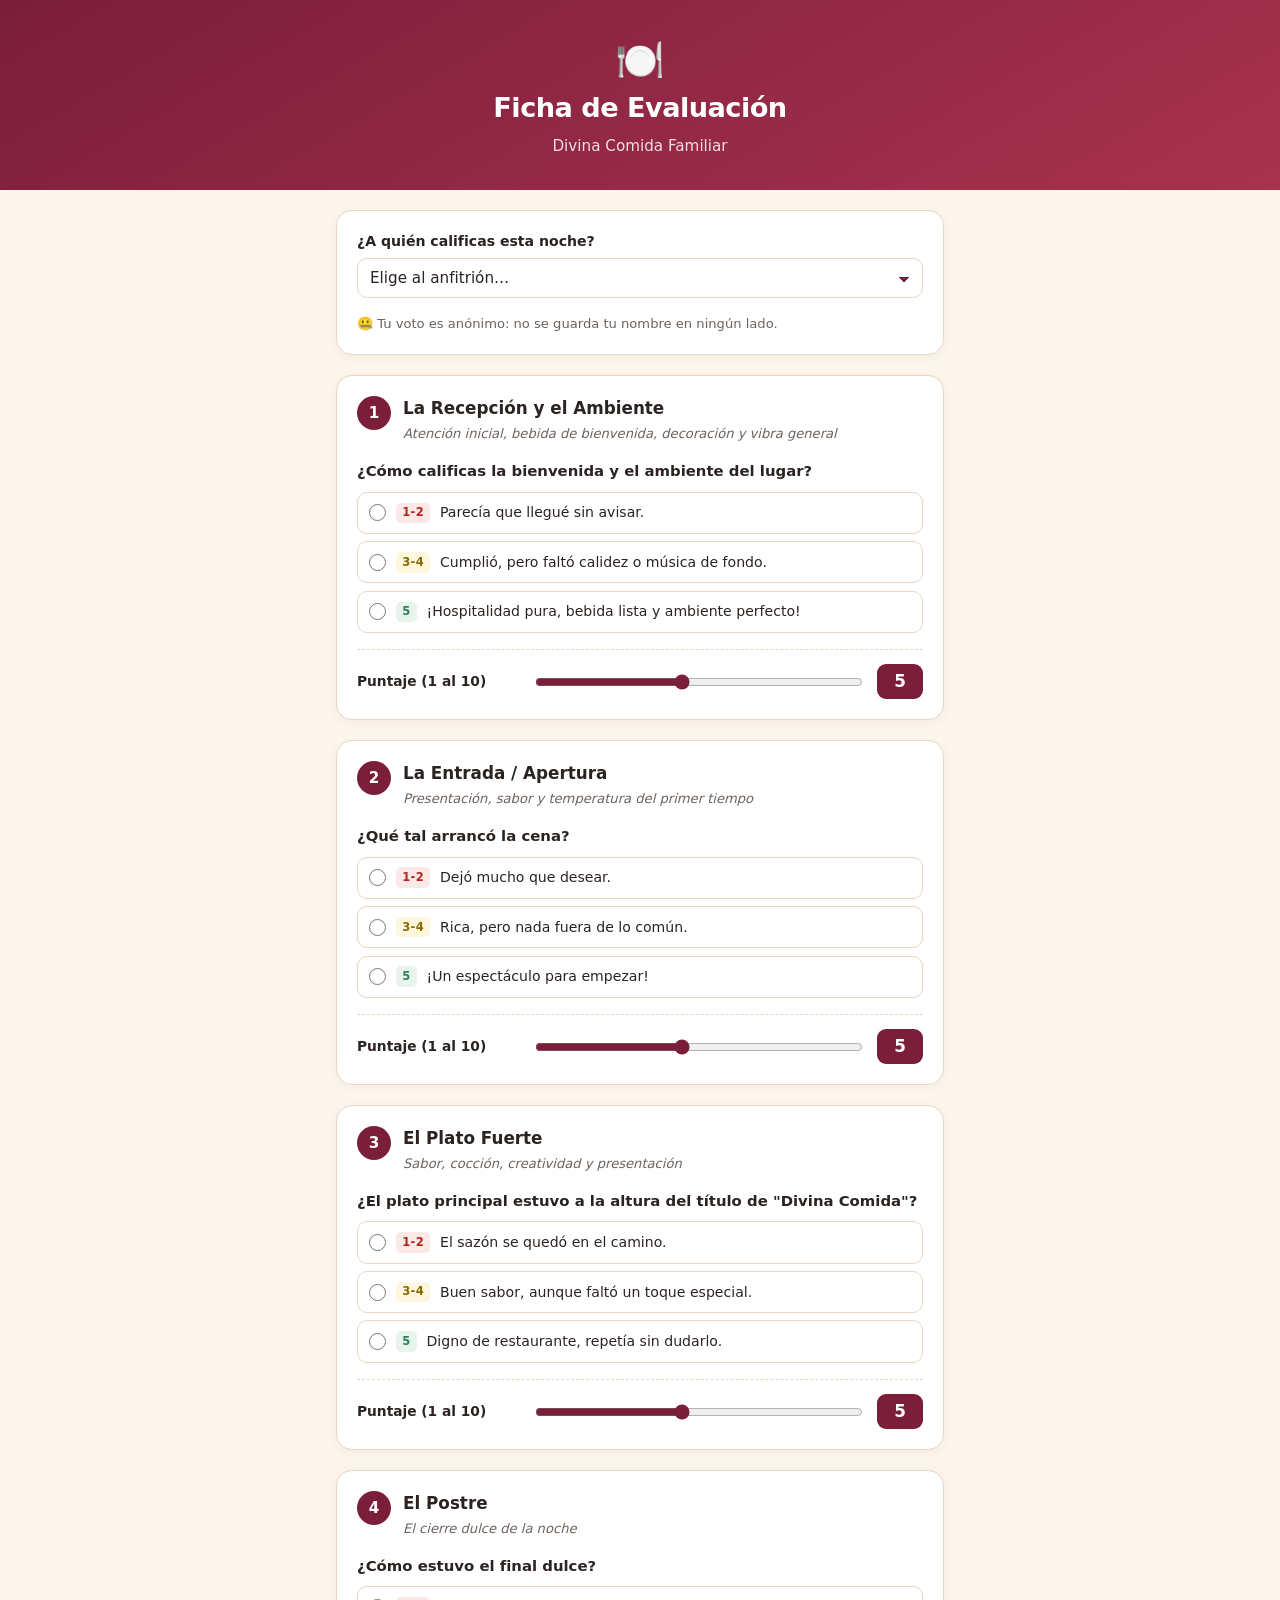
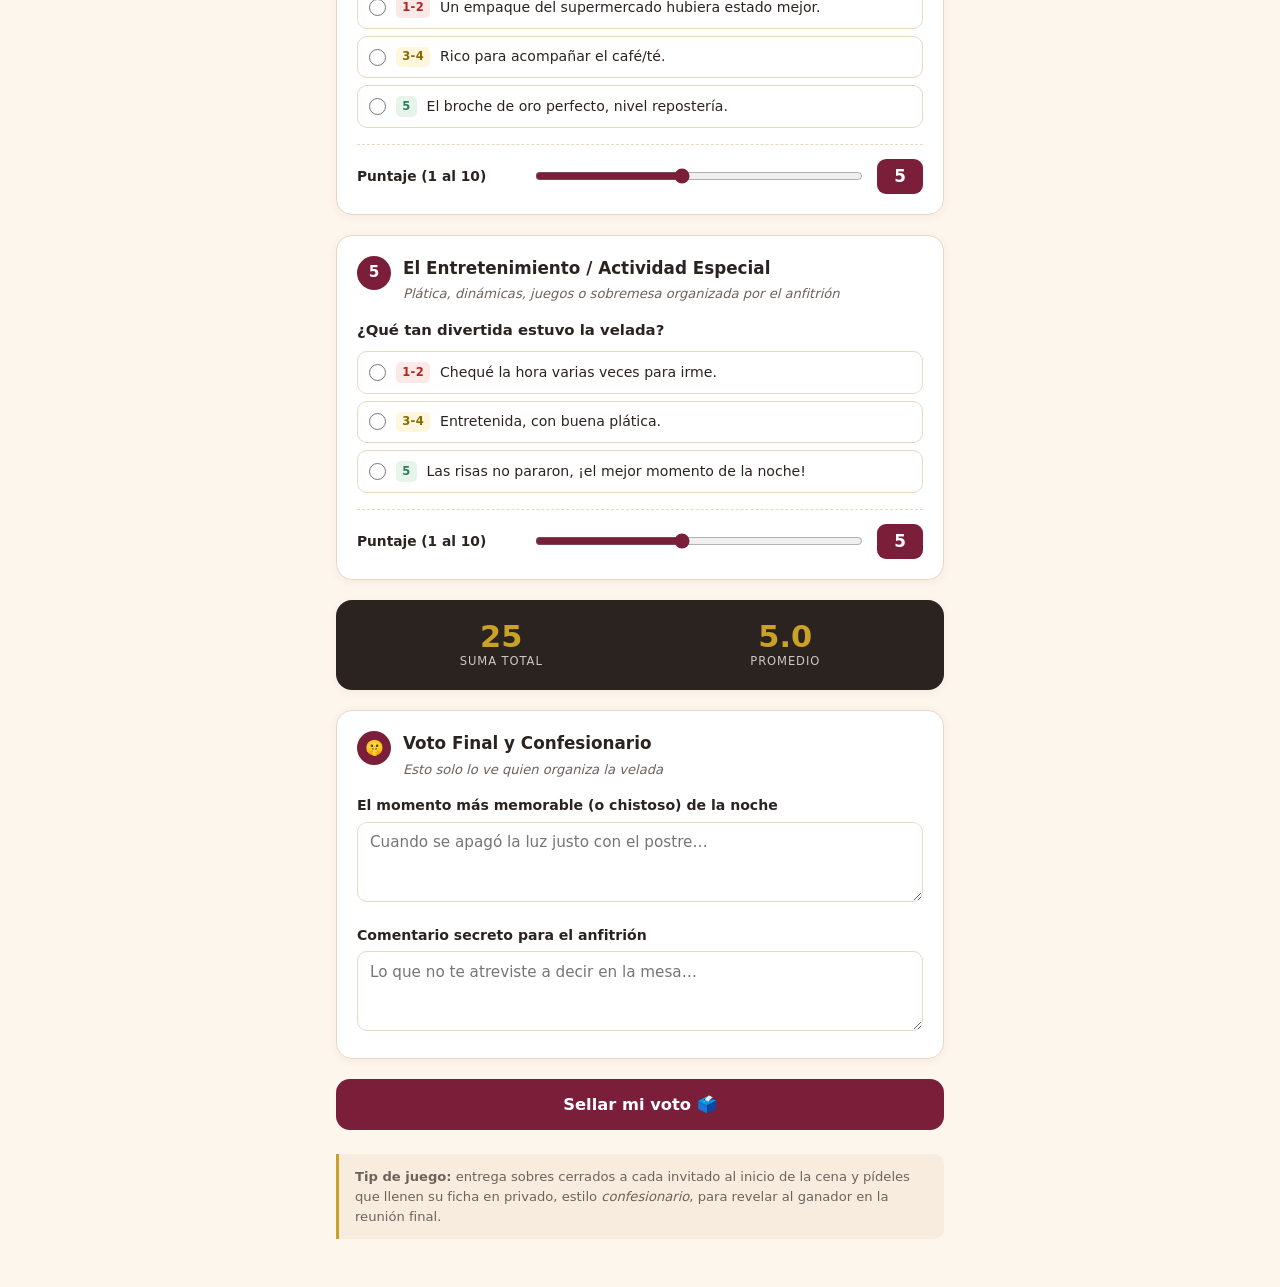
<file: divina-comida/index.html>
<!DOCTYPE html>
<html lang="es">
<head>
<meta charset="UTF-8">
<meta name="viewport" content="width=device-width, initial-scale=1">
<title>Ficha de Evaluación · Divina Comida Familiar</title>
<style>
:root{
    --vino:#7B1E3A;
    --vino-claro:#A8324F;
    --dorado:#C9A227;
    --crema:#FDF6EC;
    --carbon:#2B2320;
    --gris:#6E635C;
    --borde:#E7D8C4;
    --verde:#2E7D5B;
    --rojo:#B3261E;
}
*{box-sizing:border-box;margin:0;padding:0}
body{
    font-family:"Montserrat","Segoe UI",system-ui,-apple-system,sans-serif;
    background:var(--crema);
    color:var(--carbon);
    line-height:1.5;
    padding:0 0 3rem;
}

/* ── Encabezado ───────────────────────────────────────────── */
.hero{
    background:linear-gradient(150deg,var(--vino) 0%,var(--vino-claro) 100%);
    color:#fff;
    padding:2.5rem 1.25rem 2rem;
    text-align:center;
}
.hero .cubiertos{font-size:2.5rem;line-height:1;display:block;margin-bottom:.5rem}
.hero h1{font-size:1.7rem;font-weight:800;letter-spacing:-.02em}
.hero p{opacity:.85;font-size:.95rem;margin-top:.4rem}

.wrap{max-width:640px;margin:0 auto;padding:0 1rem}

/* ── Tarjetas ─────────────────────────────────────────────── */
.card{
    background:#fff;
    border:1px solid var(--borde);
    border-radius:16px;
    padding:1.25rem;
    margin-top:1.25rem;
    box-shadow:0 2px 10px rgba(123,30,58,.06);
}
.card-head{display:flex;gap:.75rem;align-items:flex-start;margin-bottom:.9rem}
.num{
    flex:0 0 34px;height:34px;border-radius:50%;
    background:var(--vino);color:#fff;
    display:flex;align-items:center;justify-content:center;
    font-weight:700;font-size:.95rem;
}
.card-head h2{font-size:1.05rem;font-weight:700}
.card-head .sub{font-size:.82rem;color:var(--gris);font-style:italic}
.pregunta{font-weight:600;font-size:.93rem;margin-bottom:.6rem}

/* ── Opciones ─────────────────────────────────────────────── */
.opciones{display:flex;flex-direction:column;gap:.45rem;margin-bottom:1rem}
.opcion{
    display:flex;gap:.6rem;align-items:center;
    border:1.5px solid var(--borde);border-radius:10px;
    padding:.6rem .7rem;cursor:pointer;
    font-size:.88rem;transition:all .15s;
}
.opcion:hover{border-color:var(--vino-claro);background:#fffaf3}
.opcion input{accent-color:var(--vino);flex:0 0 auto;width:17px;height:17px}
.opcion.sel{border-color:var(--vino);background:#FBF0F3}
.rango{
    font-weight:700;font-size:.72rem;letter-spacing:.03em;
    padding:.1rem .4rem;border-radius:5px;flex:0 0 auto;
}
.r12{background:#FBE9E7;color:var(--rojo)}
.r34{background:#FFF6DE;color:#8A6A00}
.r5{background:#E6F4EC;color:var(--verde)}

/* ── Puntaje ──────────────────────────────────────────────── */
.puntaje-fila{display:flex;align-items:center;gap:.85rem;padding-top:.9rem;border-top:1px dashed var(--borde)}
.puntaje-fila label{font-weight:600;font-size:.86rem;flex:1}
input[type=range]{flex:2;accent-color:var(--vino);height:22px}
.valor{
    flex:0 0 46px;text-align:center;
    background:var(--vino);color:#fff;
    border-radius:9px;padding:.3rem 0;
    font-weight:800;font-size:1.05rem;
}

/* ── Campos de texto ──────────────────────────────────────── */
.campo{margin-bottom:1rem}
.campo:last-child{margin-bottom:0}
.campo label{display:block;font-weight:600;font-size:.88rem;margin-bottom:.35rem}
.campo .ayuda{font-weight:400;color:var(--gris);font-size:.8rem}
select{
    width:100%;font-family:inherit;font-size:.95rem;color:var(--carbon);
    border:1.5px solid var(--borde);border-radius:10px;
    padding:.65rem .75rem;background:#fff;appearance:none;
    background-image:linear-gradient(45deg,transparent 50%,var(--vino) 50%),linear-gradient(135deg,var(--vino) 50%,transparent 50%);
    background-position:calc(100% - 18px) 55%,calc(100% - 13px) 55%;
    background-size:5px 5px,5px 5px;background-repeat:no-repeat;
}
select:focus{outline:none;border-color:var(--vino)}
.anonimo{font-size:.82rem;color:var(--gris);margin-top:.75rem}
input[type=text],textarea{
    width:100%;font-family:inherit;font-size:.95rem;color:var(--carbon);
    border:1.5px solid var(--borde);border-radius:10px;
    padding:.65rem .75rem;background:#fff;
}
input[type=text]:focus,textarea:focus{outline:none;border-color:var(--vino)}
textarea{resize:vertical;min-height:80px}

/* ── Marcador ─────────────────────────────────────────────── */
.marcador{
    background:var(--carbon);color:#fff;border:none;
    display:flex;justify-content:space-around;text-align:center;
}
.marcador div span{display:block}
.marcador .cifra{font-size:1.9rem;font-weight:800;color:var(--dorado);line-height:1.1}
.marcador .etiqueta{font-size:.72rem;letter-spacing:.08em;text-transform:uppercase;opacity:.75}

/* ── Botón ────────────────────────────────────────────────── */
.enviar{
    width:100%;margin-top:1.25rem;
    background:var(--vino);color:#fff;
    border:none;border-radius:14px;
    padding:1rem;font-family:inherit;font-size:1.02rem;font-weight:700;
    cursor:pointer;transition:background .15s;
}
.enviar:hover:not(:disabled){background:var(--vino-claro)}
.enviar:disabled{opacity:.6;cursor:progress}

.aviso{margin-top:.9rem;padding:.85rem 1rem;border-radius:11px;font-size:.9rem;display:none}
.aviso.ok{display:block;background:#E6F4EC;color:var(--verde);border:1px solid #B7DFC9}
.aviso.err{display:block;background:#FBE9E7;color:var(--rojo);border:1px solid #F3C6C2}

.tip{
    margin-top:1.5rem;font-size:.82rem;color:var(--gris);
    background:#F7ECDD;border-left:3px solid var(--dorado);
    border-radius:0 10px 10px 0;padding:.8rem 1rem;
}

/* ── Pantalla de gracias ──────────────────────────────────── */
.gracias{display:none;text-align:center;padding:3rem 1rem}
.gracias.on{display:block}
.gracias .emoji{font-size:3.5rem;display:block;margin-bottom:1rem}
.gracias h2{color:var(--vino);font-size:1.5rem;margin-bottom:.5rem}
.gracias p{color:var(--gris);margin-bottom:1.5rem}
.gracias button{
    background:none;border:1.5px solid var(--vino);color:var(--vino);
    border-radius:11px;padding:.7rem 1.4rem;font-family:inherit;
    font-weight:700;cursor:pointer;
}
form.oculto{display:none}
</style>
</head>
<body>

<header class="hero">
    <span class="cubiertos">🍽️</span>
    <h1>Ficha de Evaluación</h1>
    <p>Divina Comida Familiar</p>
</header>

<div class="wrap">

<form id="ficha">

    <!-- ── Identificación ─────────────────────────────────── -->
    <section class="card">
        <div class="campo">
            <label for="anfitrion">¿A quién calificas esta noche?</label>
            <select id="anfitrion" name="anfitrion" required>
                <option value="" disabled selected>Elige al anfitrión…</option>
                <option>1. Nando y Moni</option>
                <option>2. Mir y mamá</option>
                <option>3. Mir y papá</option>
                <option>4. Mary y Diego</option>
            </select>
        </div>
        <p class="anonimo">🤐 Tu voto es anónimo: no se guarda tu nombre en ningún lado.</p>
    </section>

    <!-- Las 5 secciones se generan desde JS -->
    <div id="secciones"></div>

    <!-- ── Voto final ─────────────────────────────────────── -->
    <section class="card marcador">
        <div>
            <span class="cifra" id="total">0</span>
            <span class="etiqueta">Suma total</span>
        </div>
        <div>
            <span class="cifra" id="promedio">0.0</span>
            <span class="etiqueta">Promedio</span>
        </div>
    </section>

    <section class="card">
        <div class="card-head">
            <div class="num">🤫</div>
            <div>
                <h2>Voto Final y Confesionario</h2>
                <span class="sub">Esto solo lo ve quien organiza la velada</span>
            </div>
        </div>
        <div class="campo">
            <label for="momentoMemorable">El momento más memorable (o chistoso) de la noche</label>
            <textarea id="momentoMemorable" name="momentoMemorable" placeholder="Cuando se apagó la luz justo con el postre…"></textarea>
        </div>
        <div class="campo">
            <label for="comentarioSecreto">Comentario secreto para el anfitrión</label>
            <textarea id="comentarioSecreto" name="comentarioSecreto" placeholder="Lo que no te atreviste a decir en la mesa…"></textarea>
        </div>
    </section>

    <button type="submit" class="enviar" id="btnEnviar">Sellar mi voto 🗳️</button>
    <div class="aviso" id="aviso"></div>

    <p class="tip"><strong>Tip de juego:</strong> entrega sobres cerrados a cada invitado al inicio de la cena y pídeles que llenen su ficha en privado, estilo <em>confesionario</em>, para revelar al ganador en la reunión final.</p>
</form>

<div class="gracias" id="gracias">
    <span class="emoji">🏆</span>
    <h2>¡Voto sellado!</h2>
    <p>Tu ficha quedó guardada en el confesionario. Nadie sabrá tu calificación hasta la gran revelación.</p>
    <button type="button" id="btnOtra">Calificar a otro anfitrión</button>
</div>

</div>

<script>
// ═══════════════════════════════════════════════════════════
// CONFIGURACIÓN
// Pega aquí la URL de la implementación del Web App de Apps
// Script (apps-script/DivinaComida_Notion.gs). Ver README.
// ═══════════════════════════════════════════════════════════
var ENDPOINT = 'PEGA_AQUI_LA_URL_DEL_WEB_APP';

// ═══════════════════════════════════════════════════════════
// LAS 5 SECCIONES DE LA FICHA
// ═══════════════════════════════════════════════════════════
var SECCIONES = [
    {
        clave:'recepcion', titulo:'La Recepción y el Ambiente',
        sub:'Atención inicial, bebida de bienvenida, decoración y vibra general',
        pregunta:'¿Cómo calificas la bienvenida y el ambiente del lugar?',
        opciones:[
            ['1-2','r12','Parecía que llegué sin avisar.','1-2 Parecía que llegué sin avisar'],
            ['3-4','r34','Cumplió, pero faltó calidez o música de fondo.','3-4 Cumplió pero faltó calidez'],
            ['5','r5','¡Hospitalidad pura, bebida lista y ambiente perfecto!','5 Hospitalidad pura']
        ]
    },
    {
        clave:'entrada', titulo:'La Entrada / Apertura',
        sub:'Presentación, sabor y temperatura del primer tiempo',
        pregunta:'¿Qué tal arrancó la cena?',
        opciones:[
            ['1-2','r12','Dejó mucho que desear.','1-2 Dejó mucho que desear'],
            ['3-4','r34','Rica, pero nada fuera de lo común.','3-4 Rica pero nada fuera de lo común'],
            ['5','r5','¡Un espectáculo para empezar!','5 Un espectáculo para empezar']
        ]
    },
    {
        clave:'platoFuerte', titulo:'El Plato Fuerte',
        sub:'Sabor, cocción, creatividad y presentación',
        pregunta:'¿El plato principal estuvo a la altura del título de "Divina Comida"?',
        opciones:[
            ['1-2','r12','El sazón se quedó en el camino.','1-2 El sazón se quedó en el camino'],
            ['3-4','r34','Buen sabor, aunque faltó un toque especial.','3-4 Buen sabor pero faltó un toque especial'],
            ['5','r5','Digno de restaurante, repetía sin dudarlo.','5 Digno de restaurante']
        ]
    },
    {
        clave:'postre', titulo:'El Postre',
        sub:'El cierre dulce de la noche',
        pregunta:'¿Cómo estuvo el final dulce?',
        opciones:[
            ['1-2','r12','Un empaque del supermercado hubiera estado mejor.','1-2 Mejor un empaque del súper'],
            ['3-4','r34','Rico para acompañar el café/té.','3-4 Rico para acompañar el café'],
            ['5','r5','El broche de oro perfecto, nivel repostería.','5 El broche de oro']
        ]
    },
    {
        clave:'entretenimiento', titulo:'El Entretenimiento / Actividad Especial',
        sub:'Plática, dinámicas, juegos o sobremesa organizada por el anfitrión',
        pregunta:'¿Qué tan divertida estuvo la velada?',
        opciones:[
            ['1-2','r12','Chequé la hora varias veces para irme.','1-2 Chequé la hora para irme'],
            ['3-4','r34','Entretenida, con buena plática.','3-4 Entretenida con buena plática'],
            ['5','r5','Las risas no pararon, ¡el mejor momento de la noche!','5 Las risas no pararon']
        ]
    }
];

// ═══════════════════════════════════════════════════════════
// CONSTRUCCIÓN DEL FORMULARIO
// ═══════════════════════════════════════════════════════════
var contenedor = document.getElementById('secciones');

SECCIONES.forEach(function(s, i){
    var card = document.createElement('section');
    card.className = 'card';

    var opciones = s.opciones.map(function(o, j){
        var id = s.clave + '-op' + j;
        return '<label class="opcion" for="' + id + '">' +
                 '<input type="radio" id="' + id + '" name="' + s.clave + 'Nivel" value="' + o[3] + '">' +
                 '<span class="rango ' + o[1] + '">' + o[0] + '</span>' +
                 '<span>' + o[2] + '</span>' +
               '</label>';
    }).join('');

    card.innerHTML =
        '<div class="card-head">' +
            '<div class="num">' + (i + 1) + '</div>' +
            '<div><h2>' + s.titulo + '</h2><span class="sub">' + s.sub + '</span></div>' +
        '</div>' +
        '<p class="pregunta">' + s.pregunta + '</p>' +
        '<div class="opciones">' + opciones + '</div>' +
        '<div class="puntaje-fila">' +
            '<label for="' + s.clave + 'Puntaje">Puntaje (1 al 10)</label>' +
            '<input type="range" id="' + s.clave + 'Puntaje" name="' + s.clave + 'Puntaje" min="1" max="10" step="1" value="5">' +
            '<span class="valor" id="' + s.clave + 'Valor">5</span>' +
        '</div>';

    contenedor.appendChild(card);
});

// Valor visible del slider + marcador global
SECCIONES.forEach(function(s){
    var rango = document.getElementById(s.clave + 'Puntaje');
    var valor = document.getElementById(s.clave + 'Valor');
    rango.addEventListener('input', function(){
        valor.textContent = rango.value;
        actualizarMarcador();
    });
});

// Resaltado de la opción elegida
document.getElementById('ficha').addEventListener('change', function(e){
    if (e.target.type !== 'radio') return;
    var grupo = document.getElementsByName(e.target.name);
    Array.prototype.forEach.call(grupo, function(r){
        r.closest('.opcion').classList.toggle('sel', r.checked);
    });
});

function actualizarMarcador(){
    var total = SECCIONES.reduce(function(acc, s){
        return acc + Number(document.getElementById(s.clave + 'Puntaje').value);
    }, 0);
    document.getElementById('total').textContent = total;
    document.getElementById('promedio').textContent = (total / SECCIONES.length).toFixed(1);
}
actualizarMarcador();

// ═══════════════════════════════════════════════════════════
// ENVÍO A NOTION (vía Apps Script)
// ═══════════════════════════════════════════════════════════
var form = document.getElementById('ficha');
var btn = document.getElementById('btnEnviar');
var aviso = document.getElementById('aviso');

form.addEventListener('submit', function(e){
    e.preventDefault();

    if (ENDPOINT.indexOf('PEGA_AQUI') === 0){
        return mostrarError('Falta configurar la URL del Web App en divina-comida/index.html (variable ENDPOINT).');
    }

    var datos = {};
    new FormData(form).forEach(function(v, k){ datos[k] = v; });
    SECCIONES.forEach(function(s){
        datos[s.clave + 'Puntaje'] = Number(datos[s.clave + 'Puntaje']);
    });

    btn.disabled = true;
    btn.textContent = 'Guardando…';
    aviso.className = 'aviso';

    // text/plain evita el preflight CORS que Apps Script no responde
    fetch(ENDPOINT, {
        method: 'POST',
        headers: { 'Content-Type': 'text/plain;charset=utf-8' },
        body: JSON.stringify(datos)
    })
    .then(function(r){ return r.json(); })
    .then(function(res){
        if (!res.ok) throw new Error(res.error || 'No se pudo guardar la ficha.');
        form.classList.add('oculto');
        document.getElementById('gracias').classList.add('on');
        window.scrollTo(0, 0);
    })
    .catch(function(err){
        mostrarError(err.message);
    })
    .finally(function(){
        btn.disabled = false;
        btn.textContent = 'Sellar mi voto 🗳️';
    });
});

function mostrarError(msg){
    aviso.className = 'aviso err';
    aviso.textContent = '⚠️ ' + msg;
}

document.getElementById('btnOtra').addEventListener('click', function(){
    form.reset();
    SECCIONES.forEach(function(s){
        document.getElementById(s.clave + 'Valor').textContent = '5';
    });
    Array.prototype.forEach.call(document.querySelectorAll('.opcion.sel'), function(el){
        el.classList.remove('sel');
    });
    actualizarMarcador();
    document.getElementById('gracias').classList.remove('on');
    form.classList.remove('oculto');
    window.scrollTo(0, 0);
});
</script>
</body>
</html>
</file>
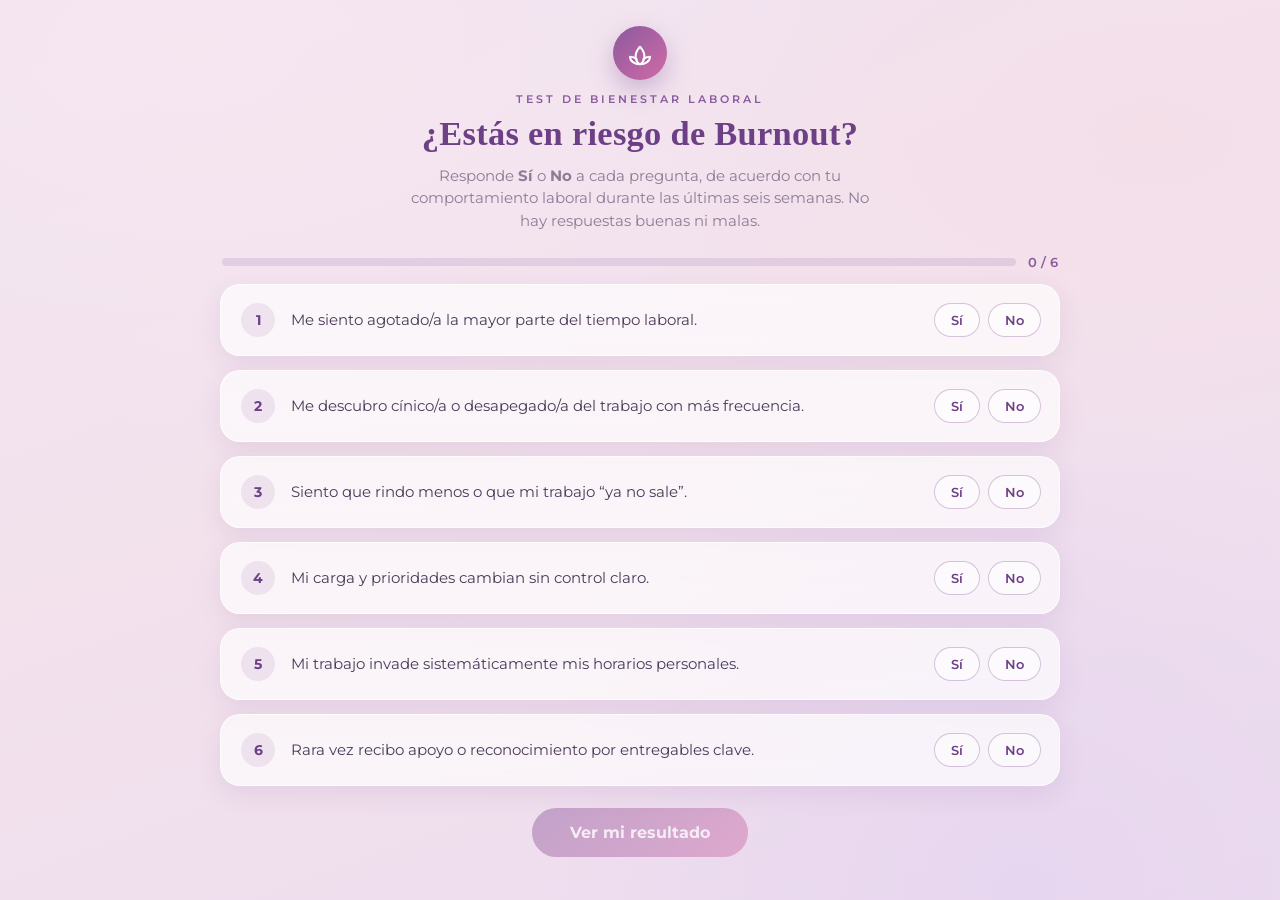
<file: test/index.html>
<!DOCTYPE html>
<html lang="es">

<head>
    <meta charset="UTF-8">
    <meta name="viewport" content="width=device-width, initial-scale=1.0">
    <title>Test · ¿Estás en riesgo de Burnout?</title>
    <style>
        @font-face {
            font-family: 'Montserrat';
            src: url('../fonts/Montserrat-Regular.woff2') format('woff2');
            font-weight: 400;
            font-display: swap;
        }
        @font-face {
            font-family: 'Montserrat';
            src: url('../fonts/Montserrat-SemiBold.woff2') format('woff2');
            font-weight: 600;
            font-display: swap;
        }
        @font-face {
            font-family: 'Montserrat';
            src: url('../fonts/Montserrat-Bold.woff2') format('woff2');
            font-weight: 700;
            font-display: swap;
        }

        :root {
            --serif: 'Cormorant Garamond', 'Playfair Display', Georgia, 'Times New Roman', serif;
            --sans: 'Montserrat', -apple-system, 'Segoe UI', sans-serif;
            --purple: #8a5a9e;
            --purple-deep: #6d3f86;
            --pink: #d16aa6;
            --ink: #4a3b57;
            --muted: #8a7d95;
            --card: rgba(255, 255, 255, 0.66);
            --green: #58a768;
            --amber: #e0a23a;
            --orange: #e07a45;
            --red: #d15361;
        }

        * { box-sizing: border-box; margin: 0; padding: 0; }

        html, body { min-height: 100%; }

        body {
            font-family: var(--sans);
            color: var(--ink);
            background:
                radial-gradient(1200px 700px at 15% 5%, #f6e6f0 0%, rgba(246, 230, 240, 0) 55%),
                radial-gradient(1000px 600px at 90% 15%, #f4dfe9 0%, rgba(244, 223, 233, 0) 50%),
                radial-gradient(900px 900px at 80% 100%, #e7d6ef 0%, rgba(231, 214, 239, 0) 55%),
                linear-gradient(160deg, #efe4f2 0%, #f3e2ec 45%, #ecdcef 100%);
            padding: 26px 16px 40px;
            display: flex;
            justify-content: center;
        }

        .wrap { width: 100%; max-width: 840px; margin: 0 auto; }

        /* --- Encabezado --- */
        .test-head { text-align: center; margin-bottom: 22px; }

        .lotus {
            width: 54px; height: 54px; margin: 0 auto 12px;
            display: grid; place-items: center;
            border-radius: 50%;
            background: linear-gradient(135deg, var(--purple) 0%, var(--pink) 100%);
            box-shadow: 0 10px 24px rgba(138, 90, 158, 0.35);
        }
        .lotus svg { width: 30px; height: 30px; }

        .kicker {
            font-family: var(--sans);
            text-transform: uppercase;
            letter-spacing: 3px;
            font-size: 0.7rem;
            font-weight: 600;
            color: var(--purple);
            margin-bottom: 8px;
        }
        .test-head h1 {
            font-family: var(--serif);
            font-weight: 600;
            font-size: 2.15rem;
            line-height: 1.12;
            color: var(--purple-deep);
            letter-spacing: 0.3px;
        }
        .test-head .sub {
            margin-top: 12px;
            font-size: 0.92rem;
            line-height: 1.55;
            color: var(--muted);
            max-width: 480px;
            margin-left: auto; margin-right: auto;
        }

        /* --- Progreso --- */
        .progress-wrap {
            display: flex; align-items: center; gap: 12px;
            margin: 20px 2px 14px;
        }
        .progress-track {
            flex: 1; height: 8px; border-radius: 999px;
            background: rgba(138, 90, 158, 0.16);
            overflow: hidden;
        }
        .progress-fill {
            height: 100%; width: 0%;
            border-radius: 999px;
            background: linear-gradient(90deg, var(--purple) 0%, var(--pink) 100%);
            transition: width .35s ease;
        }
        .progress-label { font-size: 0.8rem; font-weight: 600; color: var(--purple); white-space: nowrap; }

        /* --- Tarjeta de pregunta --- */
        .q-card {
            background: var(--card);
            -webkit-backdrop-filter: blur(14px);
            backdrop-filter: blur(14px);
            border: 1px solid rgba(255, 255, 255, 0.7);
            border-radius: 20px;
            padding: 18px 18px 18px 20px;
            margin-bottom: 14px;
            box-shadow: 0 8px 26px rgba(109, 63, 134, 0.10);
            display: flex; align-items: center; gap: 16px;
            transition: box-shadow .2s ease, transform .2s ease;
        }
        .q-card.answered { box-shadow: 0 8px 26px rgba(109, 63, 134, 0.14); }

        .q-num {
            flex: 0 0 auto;
            width: 34px; height: 34px;
            display: grid; place-items: center;
            border-radius: 50%;
            background: rgba(138, 90, 158, 0.12);
            color: var(--purple-deep);
            font-weight: 700; font-size: 0.9rem;
        }
        .q-text { flex: 1; font-size: 0.95rem; line-height: 1.4; font-weight: 500; }

        .q-opts { flex: 0 0 auto; display: flex; gap: 8px; }
        .opt {
            border: 1.5px solid rgba(138, 90, 158, 0.35);
            background: rgba(255, 255, 255, 0.55);
            color: var(--purple-deep);
            font-family: var(--sans);
            font-weight: 600; font-size: 0.82rem;
            padding: 8px 16px;
            border-radius: 999px;
            cursor: pointer;
            transition: all .18s ease;
        }
        .opt:hover { border-color: var(--purple); transform: translateY(-1px); }
        .opt.sel-si {
            background: linear-gradient(135deg, var(--purple) 0%, var(--pink) 100%);
            color: #fff; border-color: transparent;
            box-shadow: 0 6px 14px rgba(198, 106, 166, 0.35);
        }
        .opt.sel-no {
            background: var(--purple-deep);
            color: #fff; border-color: transparent;
        }

        /* --- Botón principal --- */
        .actions { text-align: center; margin-top: 22px; }
        .btn-primary {
            font-family: var(--sans);
            font-weight: 700; font-size: 0.98rem;
            color: #fff;
            background: linear-gradient(135deg, var(--purple) 0%, var(--pink) 100%);
            border: none;
            padding: 15px 38px;
            border-radius: 999px;
            cursor: pointer;
            box-shadow: 0 12px 28px rgba(160, 80, 140, 0.35);
            transition: transform .18s ease, box-shadow .18s ease, opacity .18s ease;
        }
        .btn-primary:hover:not(:disabled) { transform: translateY(-2px); box-shadow: 0 16px 34px rgba(160, 80, 140, 0.42); }
        .btn-primary:disabled { opacity: 0.45; cursor: not-allowed; box-shadow: none; }

        .btn-ghost {
            font-family: var(--sans); font-weight: 600; font-size: 0.9rem;
            color: var(--purple-deep);
            background: rgba(255, 255, 255, 0.6);
            border: 1.5px solid rgba(138, 90, 158, 0.35);
            padding: 12px 28px; border-radius: 999px; cursor: pointer;
            transition: all .18s ease;
        }
        .btn-ghost:hover { border-color: var(--purple); transform: translateY(-1px); }

        /* --- Resultado --- */
        .result {
            display: none;
            background: var(--card);
            -webkit-backdrop-filter: blur(16px);
            backdrop-filter: blur(16px);
            border: 1px solid rgba(255, 255, 255, 0.75);
            border-radius: 26px;
            padding: 34px 26px 30px;
            text-align: center;
            box-shadow: 0 16px 40px rgba(109, 63, 134, 0.16);
            animation: rise .45s ease;
        }
        .result.show { display: block; }
        @keyframes rise { from { opacity: 0; transform: translateY(16px); } to { opacity: 1; transform: none; } }

        .score-ring {
            width: 128px; height: 128px; margin: 0 auto 18px;
            position: relative;
            display: grid; place-items: center;
        }
        .score-ring svg { position: absolute; inset: 0; transform: rotate(-90deg); }
        .score-ring .score-num {
            font-family: var(--serif);
            font-size: 2.6rem; font-weight: 600;
            line-height: 1; color: var(--purple-deep);
        }
        .score-ring .score-of { font-size: 0.72rem; color: var(--muted); letter-spacing: 1px; margin-top: 2px; }

        .risk-badge {
            display: inline-block;
            font-weight: 700; font-size: 0.8rem;
            letter-spacing: 1px; text-transform: uppercase;
            color: #fff; padding: 7px 20px; border-radius: 999px;
            margin-bottom: 16px;
        }
        .result h2 {
            font-family: var(--serif); font-weight: 600;
            font-size: 1.7rem; color: var(--purple-deep); margin-bottom: 12px;
        }
        .result p.fb {
            font-size: 0.95rem; line-height: 1.65; color: var(--ink);
            max-width: 470px; margin: 0 auto 24px; text-align: left;
        }

        @media (max-width: 520px) {
            .test-head h1 { font-size: 1.8rem; }
            .q-card { flex-wrap: wrap; }
            .q-opts { width: 100%; justify-content: flex-end; }
        }
    </style>
</head>

<body>
    <div class="wrap">

        <!-- ============ CUESTIONARIO ============ -->
        <section id="quiz-view">
            <div class="test-head">
                <div class="lotus">
                    <svg viewBox="0 0 24 24" fill="none" stroke="#fff" stroke-width="1.6" stroke-linecap="round"
                        stroke-linejoin="round">
                        <path d="M12 21c-4.5 0-8-2.5-8-6 2.5 0 4.2.8 5.4 2M12 21c4.5 0 8-2.5 8-6-2.5 0-4.2.8-5.4 2" />
                        <path d="M12 21c-2.2-1.3-3.5-3.6-3.5-6.3 0-3 1.5-5.6 3.5-7.7 2 2.1 3.5 4.7 3.5 7.7 0 2.7-1.3 5-3.5 6.3z" />
                    </svg>
                </div>
                <p class="kicker">Test de bienestar laboral</p>
                <h1>¿Estás en riesgo de Burnout?</h1>
                <p class="sub">Responde <strong>Sí</strong> o <strong>No</strong> a cada pregunta, de acuerdo con tu
                    comportamiento laboral durante las últimas seis semanas. No hay respuestas buenas ni malas.</p>
            </div>

            <div class="progress-wrap">
                <div class="progress-track"><div class="progress-fill" id="progressFill"></div></div>
                <span class="progress-label" id="progressLabel">0 / 6</span>
            </div>

            <div id="questions"></div>

            <div class="actions">
                <button class="btn-primary" id="submitBtn" disabled onclick="showResult()">Ver mi resultado</button>
            </div>
        </section>

        <!-- ============ RESULTADO ============ -->
        <section class="result" id="result-view">
            <div class="score-ring">
                <svg viewBox="0 0 120 120">
                    <circle cx="60" cy="60" r="52" fill="none" stroke="rgba(138,90,158,0.14)" stroke-width="10" />
                    <circle id="ringFill" cx="60" cy="60" r="52" fill="none" stroke="url(#grad)" stroke-width="10"
                        stroke-linecap="round" stroke-dasharray="327" stroke-dashoffset="327" />
                    <defs>
                        <linearGradient id="grad" x1="0" y1="0" x2="1" y2="1">
                            <stop offset="0%" stop-color="#8a5a9e" />
                            <stop offset="100%" stop-color="#d16aa6" />
                        </linearGradient>
                    </defs>
                </svg>
                <div>
                    <div class="score-num"><span id="scoreNum">0</span></div>
                    <div class="score-of">DE 6 PUNTOS</div>
                </div>
            </div>

            <span class="risk-badge" id="riskBadge">Riesgo</span>
            <h2 id="riskTitle">Resultado</h2>
            <p class="fb" id="riskFeedback"></p>

            <button class="btn-ghost" onclick="resetTest()">Repetir test</button>
        </section>

    </div>

    <script>
        const QUESTIONS = [
            "Me siento agotado/a la mayor parte del tiempo laboral.",
            "Me descubro cínico/a o desapegado/a del trabajo con más frecuencia.",
            "Siento que rindo menos o que mi trabajo “ya no sale”.",
            "Mi carga y prioridades cambian sin control claro.",
            "Mi trabajo invade sistemáticamente mis horarios personales.",
            "Rara vez recibo apoyo o reconocimiento por entregables clave."
        ];

        // Retroalimentación por rango de puntaje (1 punto por cada "Sí")
        const TIERS = [
            {
                min: 0, max: 1, label: "Riesgo bajo", color: "var(--green)",
                text: "Este puntaje sugiere que tu energía y tu relación con el trabajo se encuentran relativamente estables. Conviene mantener las prácticas que ya te funcionan: pausas reales, límites de horario y momentos de desconexión. El objetivo aquí es sostener el equilibrio para que el estrés no avance silencioso."
            },
            {
                min: 2, max: 3, label: "Riesgo medio", color: "var(--amber)",
                text: "Los indicadores muestran que el desgaste ya empezó a tomar espacio. Todavía no es una emergencia, pero tampoco es un asunto para “más adelante”. Conviene revisar cargas, renegociar expectativas y ajustar rutinas de recuperación física y mental. Es el punto perfecto para intervenir antes de que aparezca el agotamiento profundo."
            },
            {
                min: 4, max: 5, label: "Riesgo alto", color: "var(--orange)",
                text: "El cansancio, el desapego y la falta de apoyo ya están golpeando tu desempeño y tu bienestar. Requiere atención inmediata. Es recomendable frenar, redistribuir tareas, hablar con un superior o RR. HH., y activar recursos de apoyo emocional o profesional. Aquí la prioridad es detener la espiral."
            },
            {
                min: 6, max: 6, label: "Riesgo crítico", color: "var(--red)",
                text: "Todas las señales están encendidas. El burnout no es una posibilidad: es una realidad en curso. Es urgente tomar medidas de contención y recuperación. Esto incluye detener temporalmente la exigencia laboral cuando sea viable, buscar acompañamiento profesional y reconstruir límites claros entre vida personal y trabajo. La intervención temprana evita consecuencias más severas en salud y desempeño."
            }
        ];

        const answers = new Array(QUESTIONS.length).fill(null); // 1 = Sí, 0 = No

        // Construir preguntas
        const container = document.getElementById('questions');
        QUESTIONS.forEach((q, i) => {
            const card = document.createElement('div');
            card.className = 'q-card';
            card.id = 'qcard-' + i;
            card.innerHTML = `
                <div class="q-num">${i + 1}</div>
                <div class="q-text">${q}</div>
                <div class="q-opts">
                    <button class="opt" data-q="${i}" data-val="1" onclick="answer(${i},1,this)">Sí</button>
                    <button class="opt" data-q="${i}" data-val="0" onclick="answer(${i},0,this)">No</button>
                </div>`;
            container.appendChild(card);
        });

        function answer(i, val, btn) {
            answers[i] = val;
            const card = document.getElementById('qcard-' + i);
            card.classList.add('answered');
            card.querySelectorAll('.opt').forEach(o => o.classList.remove('sel-si', 'sel-no'));
            btn.classList.add(val === 1 ? 'sel-si' : 'sel-no');
            updateProgress();
        }

        function updateProgress() {
            const done = answers.filter(a => a !== null).length;
            document.getElementById('progressFill').style.width = (done / QUESTIONS.length * 100) + '%';
            document.getElementById('progressLabel').textContent = done + ' / ' + QUESTIONS.length;
            document.getElementById('submitBtn').disabled = done < QUESTIONS.length;
            reportHeight();
        }

        function showResult() {
            const score = answers.reduce((s, a) => s + (a || 0), 0);
            const tier = TIERS.find(t => score >= t.min && score <= t.max);

            document.getElementById('quiz-view').style.display = 'none';
            const rv = document.getElementById('result-view');
            rv.classList.add('show');

            document.getElementById('scoreNum').textContent = score;
            const badge = document.getElementById('riskBadge');
            badge.textContent = tier.label;
            badge.style.background = tier.color;
            document.getElementById('riskTitle').textContent = tier.label;
            document.getElementById('riskTitle').style.color = tier.color;
            document.getElementById('riskFeedback').textContent = tier.text;

            // Animar el anillo (327 = circunferencia r=52)
            const offset = 327 - (score / QUESTIONS.length) * 327;
            setTimeout(() => {
                const ring = document.getElementById('ringFill');
                ring.style.transition = 'stroke-dashoffset 1s ease';
                ring.style.strokeDashoffset = offset;
            }, 60);

            // Reportar al curso contenedor (para SCORM / desbloqueo)
            try {
                parent.postMessage({ type: 'bn-test-done', score: score, max: QUESTIONS.length, tier: tier.label }, '*');
            } catch (e) { }

            window.scrollTo({ top: 0, behavior: 'smooth' });
            reportHeight();
        }

        function resetTest() {
            answers.fill(null);
            document.querySelectorAll('.opt').forEach(o => o.classList.remove('sel-si', 'sel-no'));
            document.querySelectorAll('.q-card').forEach(c => c.classList.remove('answered'));
            document.getElementById('result-view').classList.remove('show');
            document.getElementById('quiz-view').style.display = 'block';
            const ring = document.getElementById('ringFill');
            ring.style.transition = 'none'; ring.style.strokeDashoffset = 327;
            updateProgress();
        }

        // Auto-alto: informar al iframe padre la altura del contenido
        function reportHeight() {
            try {
                const h = document.body.scrollHeight;
                parent.postMessage({ type: 'bn-test-height', height: h }, '*');
            } catch (e) { }
        }
        window.addEventListener('load', reportHeight);
        window.addEventListener('resize', reportHeight);
        updateProgress();
    </script>
</body>

</html>
</file>
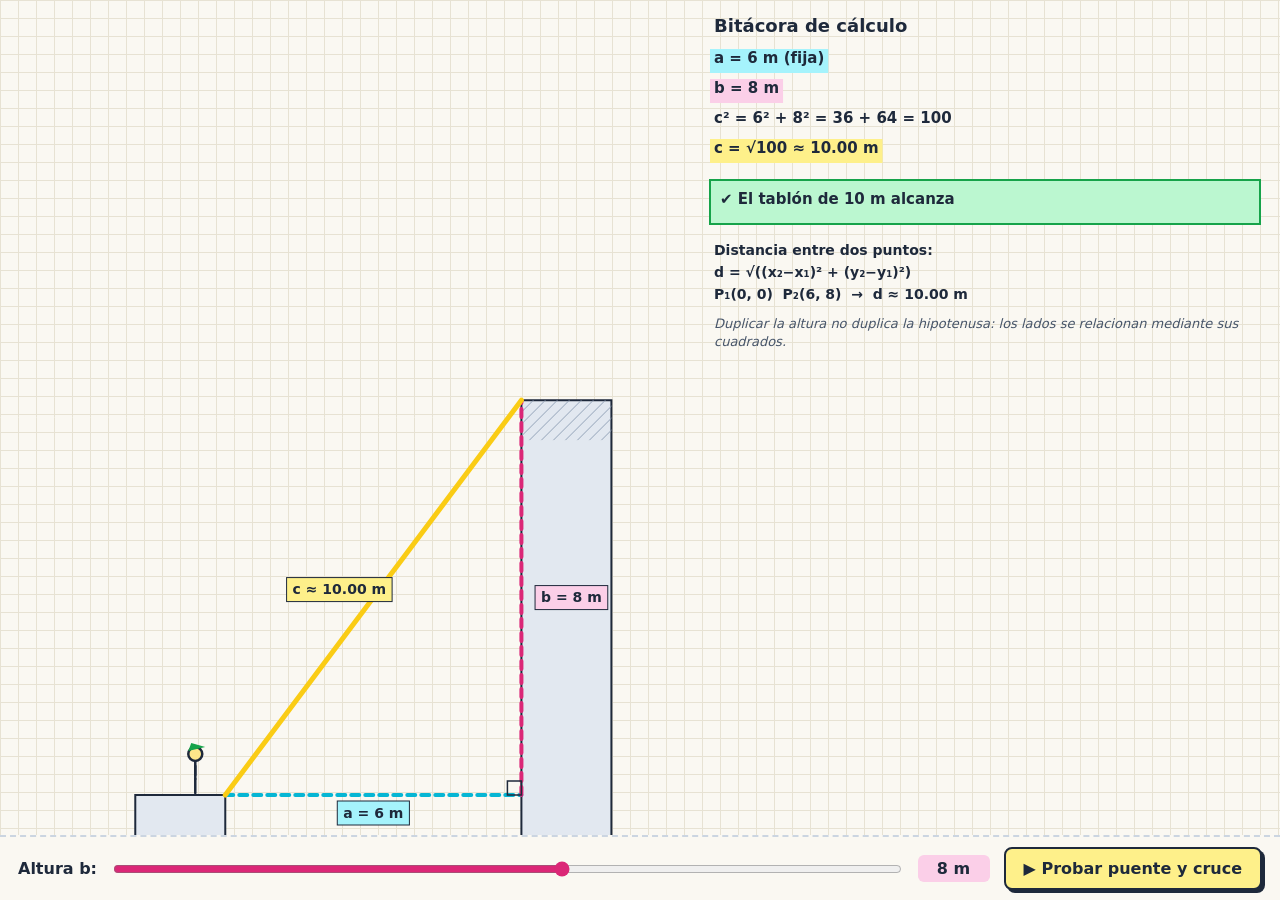
<file: storyline-ukouh/webobject-simulador/index.html>
<!DOCTYPE html>
<html lang="es">
<head>
<meta charset="UTF-8">
<meta name="viewport" content="width=device-width, initial-scale=1">
<title>Laboratorio de altura · Santuario de Ukouh</title>
<style>
  /* Paleta de la sábana: crema, tinta, amarillo, cian, magenta */
  :root { --crema:#FAF8F2; --tinta:#1E293B; --amarillo:#FEF08A; --cian:#A5F3FC; --magenta:#FBCFE8; --verde:#BBF7D0; }
  * { box-sizing: border-box; }
  html, body { margin:0; height:100%; background:var(--crema); color:var(--tinta);
    font-family: "Segoe UI", "Montserrat", system-ui, sans-serif; overflow:hidden; }
  #app { position:relative; width:100%; height:100%; display:flex; flex-direction:column; }
  canvas { flex:1; width:100%; display:block; }
  .controles { display:flex; align-items:center; gap:14px; padding:10px 18px; border-top:2px dashed #cbd5e1; flex-wrap:wrap; }
  .controles label { font-weight:700; }
  input[type=range] { flex:1; min-width:180px; accent-color:#db2777; height:28px; }
  .valor { min-width:72px; font-weight:800; background:var(--magenta); padding:4px 10px; border-radius:6px; text-align:center; }
  button { font:inherit; font-weight:700; padding:10px 18px; border:2px solid var(--tinta); border-radius:8px;
    background:var(--amarillo); color:var(--tinta); cursor:pointer; box-shadow:3px 3px 0 var(--tinta); }
  button:active { transform:translate(2px,2px); box-shadow:1px 1px 0 var(--tinta); }
  button:disabled { opacity:.5; cursor:not-allowed; }
  button:focus-visible, input:focus-visible { outline:3px solid #0891b2; outline-offset:2px; }
  /* Bloqueo "primero predice" (los Web Objects quedan siempre encima en Storyline) */
  #bloqueo { position:absolute; inset:0; background:rgba(250,248,242,.93); display:flex; flex-direction:column;
    align-items:center; justify-content:center; gap:10px; text-align:center; padding:20px; transition:opacity .5s; }
  #bloqueo.oculto { opacity:0; pointer-events:none; }
  #bloqueo .candado { font-size:44px; }
  #bloqueo p { margin:0; font-size:18px; font-weight:700; max-width:420px; }
</style>
</head>
<body>
<div id="app">
  <canvas id="lienzo" aria-label="Simulador: triángulo rectángulo con base de 6 metros y altura variable"></canvas>
  <div class="controles">
    <label for="altura">Altura b:</label>
    <input id="altura" type="range" min="0" max="14" step="0.5" value="8" aria-describedby="valorAltura">
    <span class="valor" id="valorAltura" aria-live="polite">8 m</span>
    <button id="probar">▶ Probar puente y cruce</button>
  </div>
  <div id="bloqueo" role="status">
    <div class="candado">🔒</div>
    <p>Primero haz tu predicción: si la altura sube a 12 m, ¿la plataforma de 10 m seguirá alcanzando?</p>
  </div>
</div>

<script>
(function () {
  'use strict';
  // ------------------------------------------------------------------
  // Constantes del problema
  // ------------------------------------------------------------------
  const BASE = 6;           // separación horizontal fija (m)
  const PLATAFORMA = 10;    // tablón de Link (m)
  const COL = { crema:'#FAF8F2', tinta:'#1E293B', amarillo:'#FACC15', amarilloSuave:'#FEF08A',
                cian:'#06B6D4', cianSuave:'#A5F3FC', magenta:'#DB2777', magentaSuave:'#FBCFE8',
                verde:'#16A34A', verdeSuave:'#BBF7D0', madera:'#A16207', gris:'#CBD5E1' };

  const lienzo = document.getElementById('lienzo');
  const ctx = lienzo.getContext('2d');
  const slider = document.getElementById('altura');
  const valorTxt = document.getElementById('valorAltura');
  const btnProbar = document.getElementById('probar');
  const bloqueo = document.getElementById('bloqueo');

  let b = Number(slider.value);   // altura actual
  let anim = null;                // estado de la animación de cruce
  let W = 0, H = 0, dpr = 1;

  // Dentro de Storyline arranca bloqueado; abierto directamente en navegador, libre.
  const enStoryline = window.parent !== window;
  if (!enStoryline) bloqueo.classList.add('oculto');

  // ------------------------------------------------------------------
  // Comunicación con Storyline
  // ------------------------------------------------------------------
  function enviar(datos) {
    if (!enStoryline) return;
    window.parent.postMessage(Object.assign({ fuente: 'ukouh-sim' }, datos), '*');
  }
  window.addEventListener('message', ev => {
    const d = ev.data;
    if (!d || d.fuente !== 'ukouh-storyline') return;
    if (d.tipo === 'habilitar') bloqueo.classList.add('oculto');
    if (d.tipo === 'bloquear') bloqueo.classList.remove('oculto');
    if (d.tipo === 'altura') fijarAltura(Number(d.valor), false);
  });

  function fijarAltura(v, avisar) {
    v = Math.max(0, Math.min(14, isNaN(v) ? 8 : v));
    if (v === b && Number(slider.value) === v) return;
    b = v;
    slider.value = v;
    valorTxt.textContent = fmt(v, v % 1 ? 1 : 0) + ' m';
    anim = null;
    btnProbar.disabled = false;
    if (avisar) enviar({ tipo: 'altura', valor: v });
  }

  slider.addEventListener('input', () => fijarAltura(Number(slider.value), true));

  // ------------------------------------------------------------------
  // Utilidades
  // ------------------------------------------------------------------
  const fmt = (n, d = 2) => Number(n).toFixed(d);
  const hip = h => Math.sqrt(BASE * BASE + h * h);
  const easeInOut = t => t < .5 ? 2 * t * t : 1 - Math.pow(-2 * t + 2, 2) / 2;

  function ajustarTamano() {
    dpr = window.devicePixelRatio || 1;
    const r = lienzo.getBoundingClientRect();
    W = r.width; H = r.height;
    lienzo.width = Math.round(W * dpr);
    lienzo.height = Math.round(H * dpr);
    ctx.setTransform(dpr, 0, 0, dpr, 0, 0);
  }
  window.addEventListener('resize', ajustarTamano);

  // Geometría en pantalla: escala para que quepan 14 m de alto
  function geo() {
    const zonaDibujo = W * 0.55;
    const ppm = Math.min((H - 70) / 15.5, (zonaDibujo - 120) / (BASE + 4));   // píxeles por metro
    const x0 = Math.max(90, zonaDibujo * 0.32);   // borde de la plataforma izquierda
    const y0 = H - 40;                            // nivel de la plataforma izquierda
    return { ppm, x0, y0, x1: x0 + BASE * ppm, panel: zonaDibujo + 10 };
  }

  // ------------------------------------------------------------------
  // Dibujo
  // ------------------------------------------------------------------
  function cuadricula() {
    ctx.fillStyle = COL.crema; ctx.fillRect(0, 0, W, H);
    ctx.strokeStyle = '#E7E2D3'; ctx.lineWidth = 1;
    for (let x = 0; x < W; x += 18) { ctx.beginPath(); ctx.moveTo(x + .5, 0); ctx.lineTo(x + .5, H); ctx.stroke(); }
    for (let y = 0; y < H; y += 18) { ctx.beginPath(); ctx.moveTo(0, y + .5); ctx.lineTo(W, y + .5); ctx.stroke(); }
  }

  function plataformas(g, yTop) {
    ctx.fillStyle = '#E2E8F0'; ctx.strokeStyle = COL.tinta; ctx.lineWidth = 2;
    // Izquierda
    ctx.beginPath(); ctx.rect(g.x0 - 90, g.y0, 90, H - g.y0 + 2); ctx.fill(); ctx.stroke();
    // Derecha (sube con la altura)
    ctx.beginPath(); ctx.rect(g.x1, yTop, 90, H - yTop + 2); ctx.fill(); ctx.stroke();
    // Rayado tipo boceto
    ctx.save(); ctx.beginPath(); ctx.rect(g.x1, yTop, 90, H - yTop); ctx.clip();
    ctx.strokeStyle = '#94A3B8'; ctx.lineWidth = 1;
    for (let i = 0; i < 12; i++) {
      ctx.beginPath(); ctx.moveTo(g.x1 + i * 12, yTop); ctx.lineTo(g.x1 + i * 12 - 40, yTop + 40); ctx.stroke();
    }
    ctx.restore();
  }

  function linea(x1, y1, x2, y2, color, ancho, guiones) {
    ctx.save(); ctx.strokeStyle = color; ctx.lineWidth = ancho; ctx.lineCap = 'round';
    if (guiones) ctx.setLineDash(guiones);
    ctx.beginPath(); ctx.moveTo(x1, y1); ctx.lineTo(x2, y2); ctx.stroke(); ctx.restore();
  }

  function etiqueta(texto, x, y, fondo) {
    ctx.save(); ctx.font = '700 14px "Segoe UI", system-ui, sans-serif';
    const w = ctx.measureText(texto).width + 12;
    ctx.fillStyle = fondo; ctx.fillRect(x - w / 2, y - 12, w, 24);
    ctx.strokeStyle = COL.tinta; ctx.lineWidth = 1; ctx.strokeRect(x - w / 2, y - 12, w, 24);
    ctx.fillStyle = COL.tinta; ctx.textAlign = 'center'; ctx.textBaseline = 'middle'; ctx.fillText(texto, x, y + 1);
    ctx.restore();
  }

  // Link en versión "palito"
  function stickLink(x, y, fase, alerta) {
    ctx.save(); ctx.translate(x, y);
    ctx.strokeStyle = COL.tinta; ctx.lineWidth = 2.5; ctx.lineCap = 'round';
    const paso = Math.sin(fase) * 6;
    ctx.beginPath(); ctx.moveTo(0, -14); ctx.lineTo(paso, 0); ctx.moveTo(0, -14); ctx.lineTo(-paso, 0); ctx.stroke(); // piernas
    ctx.beginPath(); ctx.moveTo(0, -14); ctx.lineTo(0, -32); ctx.stroke();                                         // cuerpo
    ctx.beginPath(); ctx.moveTo(0, -27); ctx.lineTo(-paso, -18); ctx.moveTo(0, -27); ctx.lineTo(paso, -18); ctx.stroke(); // brazos
    ctx.fillStyle = '#FDE68A'; ctx.beginPath(); ctx.arc(0, -39, 7, 0, Math.PI * 2); ctx.fill(); ctx.stroke();      // cabeza
    ctx.fillStyle = COL.verde; ctx.beginPath(); ctx.moveTo(-7, -42); ctx.lineTo(10, -46); ctx.lineTo(-4, -50); ctx.fill(); // gorro verde
    if (alerta) { ctx.fillStyle = COL.magenta; ctx.font = '900 20px system-ui'; ctx.fillText('!', 10, -50); }
    ctx.restore();
  }

  function panel(g, c) {
    const x = g.panel, alcanza = c <= PLATAFORMA + 1e-9;
    ctx.save();
    ctx.fillStyle = COL.tinta; ctx.textBaseline = 'top';
    ctx.font = '800 18px "Segoe UI", system-ui, sans-serif';
    ctx.fillText('Bitácora de cálculo', x, 18);
    ctx.font = '600 15px "Segoe UI", system-ui, sans-serif';
    const lineas = [
      ['a = 6 m (fija)', COL.cianSuave],
      [`b = ${fmt(b, b % 1 ? 1 : 0)} m`, COL.magentaSuave],
      [`c² = 6² + ${fmt(b, b % 1 ? 1 : 0)}² = 36 + ${fmt(b * b, (b * b) % 1 ? 2 : 0)} = ${fmt(36 + b * b, (b * b) % 1 ? 2 : 0)}`, null],
      [`c = √${fmt(36 + b * b, (b * b) % 1 ? 2 : 0)} ≈ ${fmt(c)} m`, COL.amarilloSuave]
    ];
    lineas.forEach(([t, fondo], i) => {
      const y = 52 + i * 30;
      if (fondo) { ctx.fillStyle = fondo; ctx.fillRect(x - 4, y - 3, ctx.measureText(t).width + 8, 24); }
      ctx.fillStyle = COL.tinta; ctx.fillText(t, x, y);
    });

    // Banner de estado
    const yB = 180;
    ctx.fillStyle = alcanza ? COL.verdeSuave : COL.magentaSuave;
    ctx.strokeStyle = alcanza ? COL.verde : COL.magenta; ctx.lineWidth = 2;
    ctx.fillRect(x - 4, yB, W - x - 16, 44); ctx.strokeRect(x - 4, yB, W - x - 16, 44);
    ctx.fillStyle = COL.tinta; ctx.font = '800 15px "Segoe UI", system-ui, sans-serif';
    ctx.fillText(alcanza ? `✔ El tablón de 10 m alcanza` : `✖ No alcanza: faltan ${fmt(c - PLATAFORMA)} m`, x + 6, yB + 13);

    // Geometría analítica
    ctx.font = '600 14px "Segoe UI", system-ui, sans-serif';
    ctx.fillText('Distancia entre dos puntos:', x, 244);
    ctx.font = '700 14px "Segoe UI", system-ui, sans-serif';
    ctx.fillText(`d = √((x₂−x₁)² + (y₂−y₁)²)`, x, 266);
    ctx.font = '600 14px "Segoe UI", system-ui, sans-serif';
    ctx.fillText(`P₁(0, 0)  P₂(6, ${fmt(b, b % 1 ? 1 : 0)})  →  d ≈ ${fmt(c)} m`, x, 288);

    // Nota no lineal
    ctx.fillStyle = '#475569'; ctx.font = 'italic 13px "Segoe UI", system-ui, sans-serif';
    envolver('Duplicar la altura no duplica la hipotenusa: los lados se relacionan mediante sus cuadrados.', x, 318, W - x - 20, 18);
    ctx.restore();
  }

  function envolver(texto, x, y, ancho, alto) {
    const palabras = texto.split(' '); let linea = '';
    palabras.forEach(p => {
      const prueba = linea + p + ' ';
      if (ctx.measureText(prueba).width > ancho && linea) { ctx.fillText(linea, x, y); linea = p + ' '; y += alto; }
      else linea = prueba;
    });
    ctx.fillText(linea, x, y);
  }

  function dibujar(ahora) {
    if (!W) ajustarTamano();
    const g = geo();
    const c = hip(b);
    const yTop = g.y0 - b * g.ppm;

    cuadricula();
    plataformas(g, yTop);

    // Catetos y ángulo recto
    linea(g.x0, g.y0, g.x1, g.y0, COL.cian, 4, [8, 6]);
    linea(g.x1, g.y0, g.x1, yTop, COL.magenta, 4, [8, 6]);
    if (b > 0.4) {
      ctx.save(); ctx.strokeStyle = COL.tinta; ctx.lineWidth = 1.5;
      ctx.strokeRect(g.x1 - 14, g.y0 - 14, 14, 14); ctx.restore();
    }
    // Hipotenusa
    linea(g.x0, g.y0, g.x1, yTop, COL.amarillo, 5);

    etiqueta('a = 6 m', (g.x0 + g.x1) / 2, g.y0 + 18, COL.cianSuave);
    etiqueta(`b = ${fmt(b, b % 1 ? 1 : 0)} m`, g.x1 + 50, (g.y0 + yTop) / 2, COL.magentaSuave);
    etiqueta(`c ≈ ${fmt(c)} m`, (g.x0 + g.x1) / 2 - 34, (g.y0 + yTop) / 2 - 8, COL.amarilloSuave);

    // Animación de cruce
    const ang = Math.atan2(g.y0 - yTop, BASE * g.ppm);   // inclinación hacia la plataforma
    if (anim) {
      const t = (ahora - anim.t0);
      // 1) el tablón gira desde vertical hasta la inclinación (900 ms)
      const pGiro = Math.min(1, t / 900);
      const angTablon = Math.PI / 2 + (ang - Math.PI / 2) * easeInOut(pGiro);
      const largo = PLATAFORMA * g.ppm;
      const xf = g.x0 + Math.cos(angTablon) * largo, yf = g.y0 - Math.sin(angTablon) * largo;
      linea(g.x0, g.y0, xf, yf, COL.madera, 9);
      linea(g.x0, g.y0, xf, yf, '#CA8A04', 3);

      // 2) Link camina sobre el tablón
      const metaM = Math.min(c, PLATAFORMA);                     // hasta dónde puede llegar
      const durCam = metaM * 260;
      const tc = Math.max(0, t - 1000);
      const pCam = Math.min(1, tc / durCam);
      const d = metaM * g.ppm * easeInOut(pCam);
      const lx = g.x0 + Math.cos(ang) * d, ly = g.y0 - Math.sin(ang) * d;
      const termino = pCam >= 1 && pGiro >= 1;
      stickLink(lx, ly - 2, tc / 90, termino && !anim.alcanza);

      if (termino) {
        if (!anim.avisado) { anim.avisado = true; enviar({ tipo: 'cruce', alcanza: anim.alcanza, altura: b, c: Number(fmt(c)) }); btnProbar.disabled = false; }
        etiqueta(anim.alcanza ? '¡Cruce exitoso!' : `¡Faltan ${fmt(c - PLATAFORMA)} m!`,
          lx, ly - 70, anim.alcanza ? COL.verdeSuave : COL.magentaSuave);
      }
    } else {
      stickLink(g.x0 - 30, g.y0 - 2, 0, false);   // Link espera en el borde
    }

    panel(g, c);
    requestAnimationFrame(dibujar);
  }

  btnProbar.addEventListener('click', () => {
    btnProbar.disabled = true;
    anim = { t0: performance.now(), alcanza: hip(b) <= PLATAFORMA + 1e-9, avisado: false };
  });

  ajustarTamano();
  requestAnimationFrame(dibujar);
  enviar({ tipo: 'listo' });   // avisa a Storyline que el simulador cargó
})();
</script>
</body>
</html>
</file>
